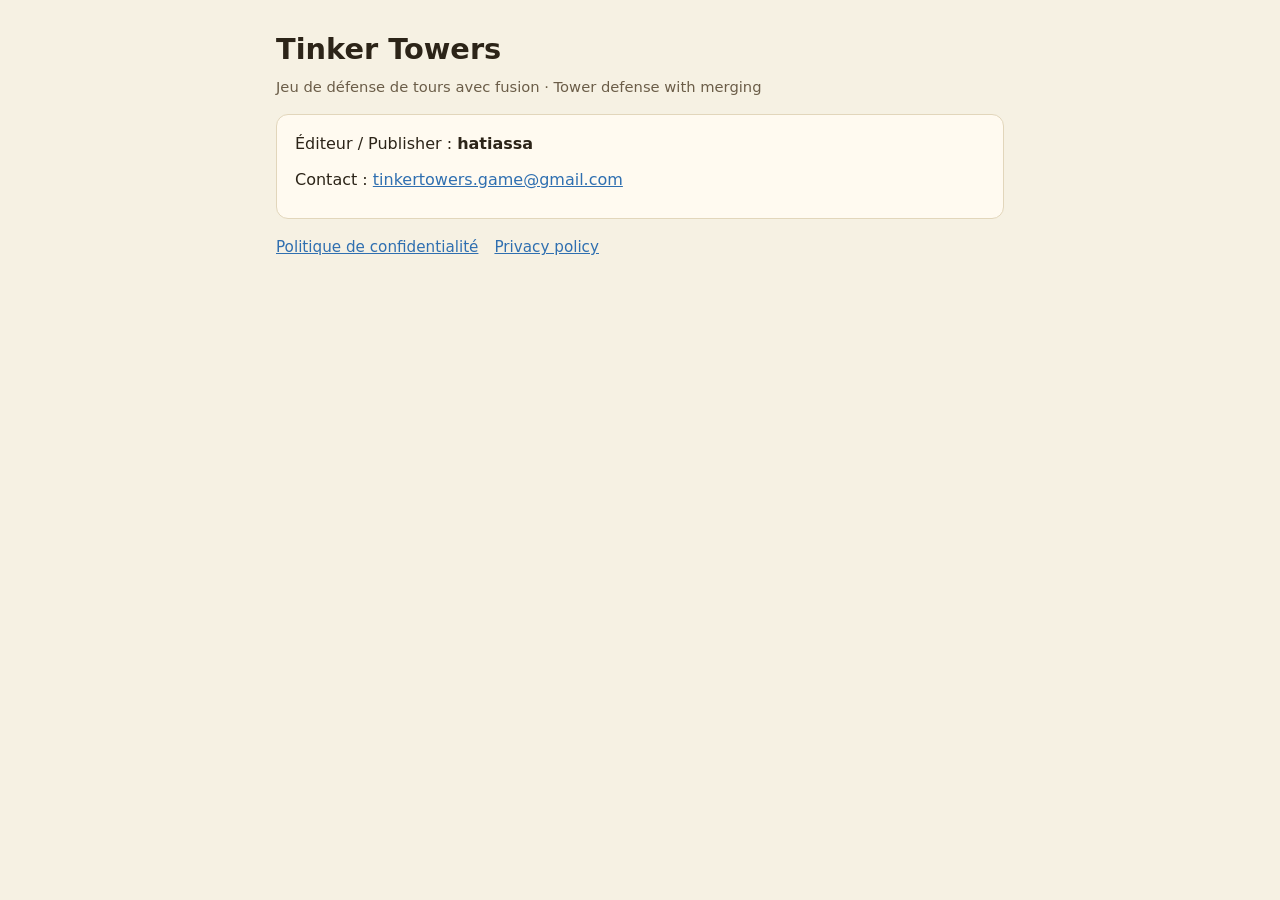
<file: index.html>
<!doctype html>
<html lang="fr">
<head>
<meta charset="utf-8">
<meta http-equiv="Content-Security-Policy" content="default-src 'none'; img-src 'self'; style-src 'self'; font-src 'self'; base-uri 'none'; form-action 'none'">
<meta name="referrer" content="no-referrer">
<meta name="viewport" content="width=device-width, initial-scale=1">
<title>Tinker Towers</title>
<link rel="stylesheet" href="style.css">
</head>
<body>
<main>
<h1>Tinker Towers</h1>
<p class="muted">Jeu de défense de tours avec fusion · Tower defense with merging</p>
<div class="card">
<p>Éditeur / Publisher : <strong>hatiassa</strong></p>
<p>Contact : <a href="mailto:tinkertowers.game@gmail.com">tinkertowers.game@gmail.com</a></p>
</div>
<nav>
<a href="confidentialite.html">Politique de confidentialité</a>
<a href="privacy.html">Privacy policy</a>
</nav>
</main>
</body>
</html>
</file>
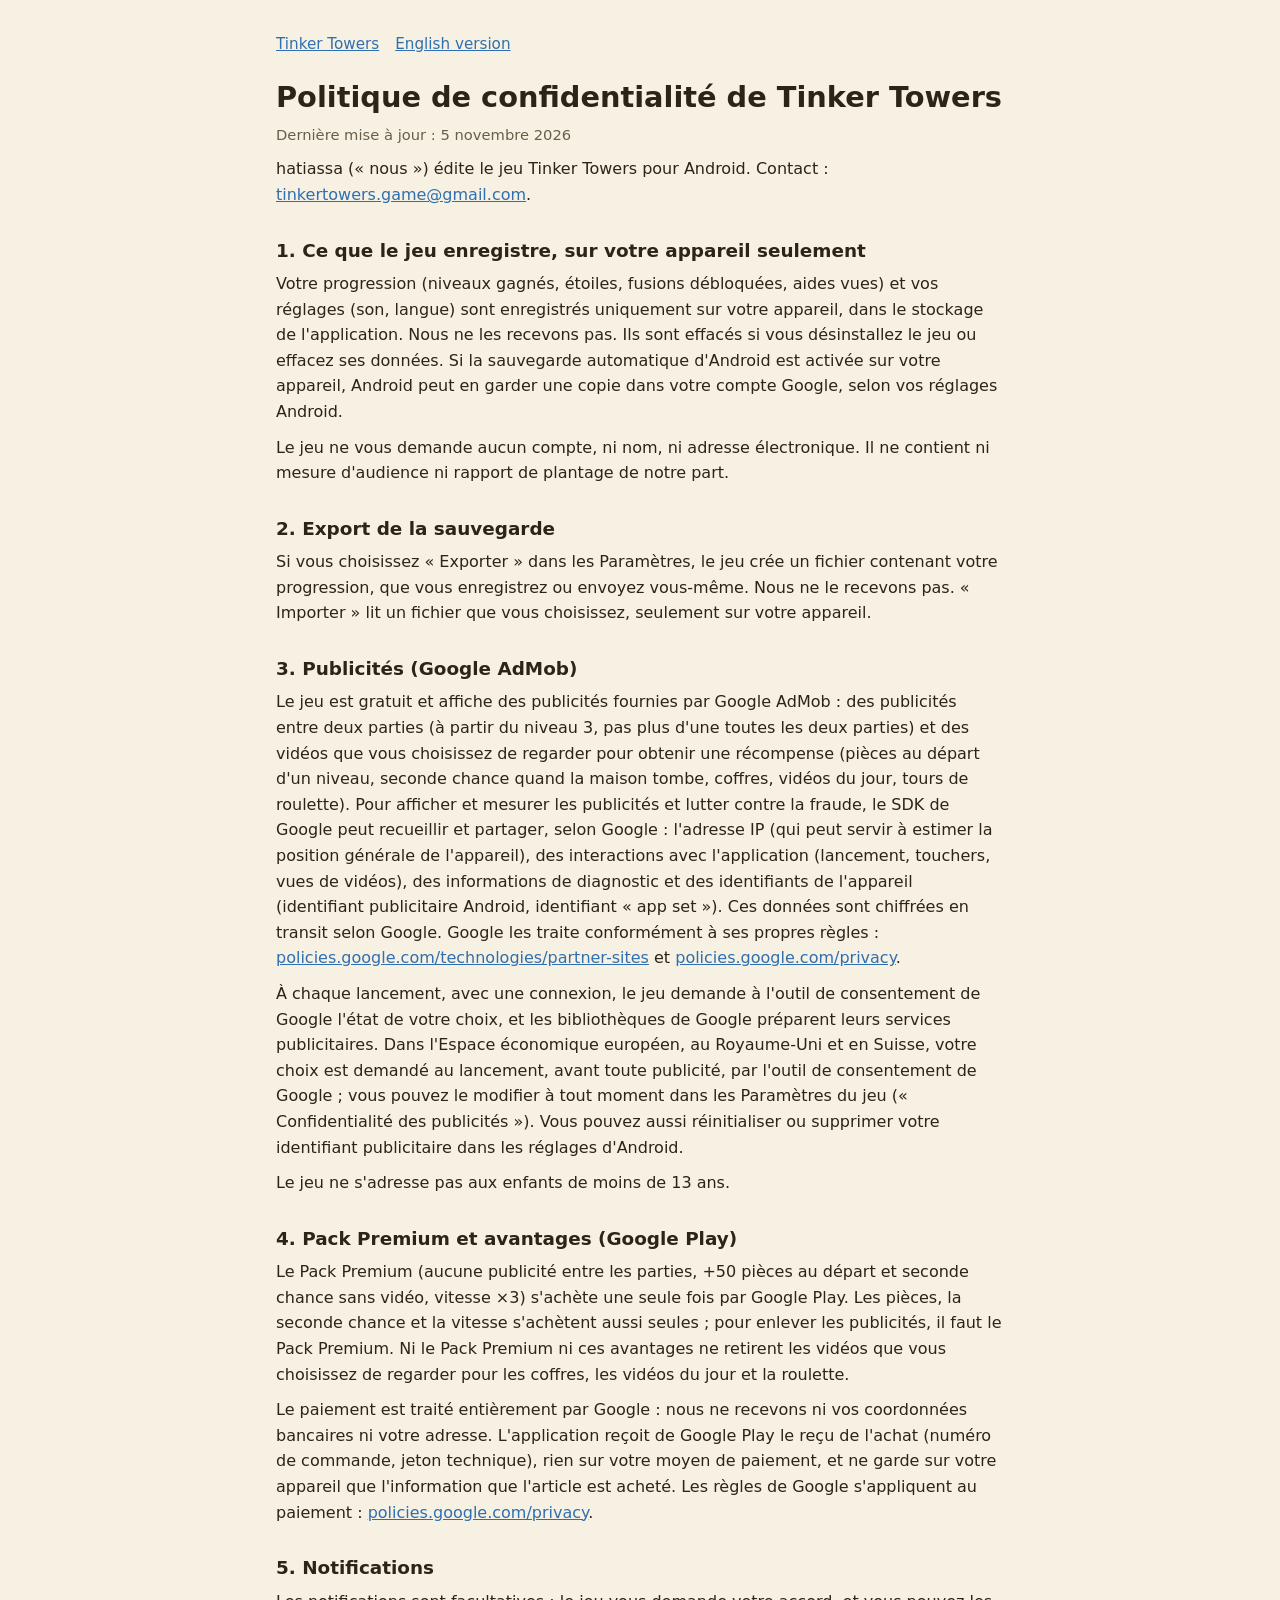
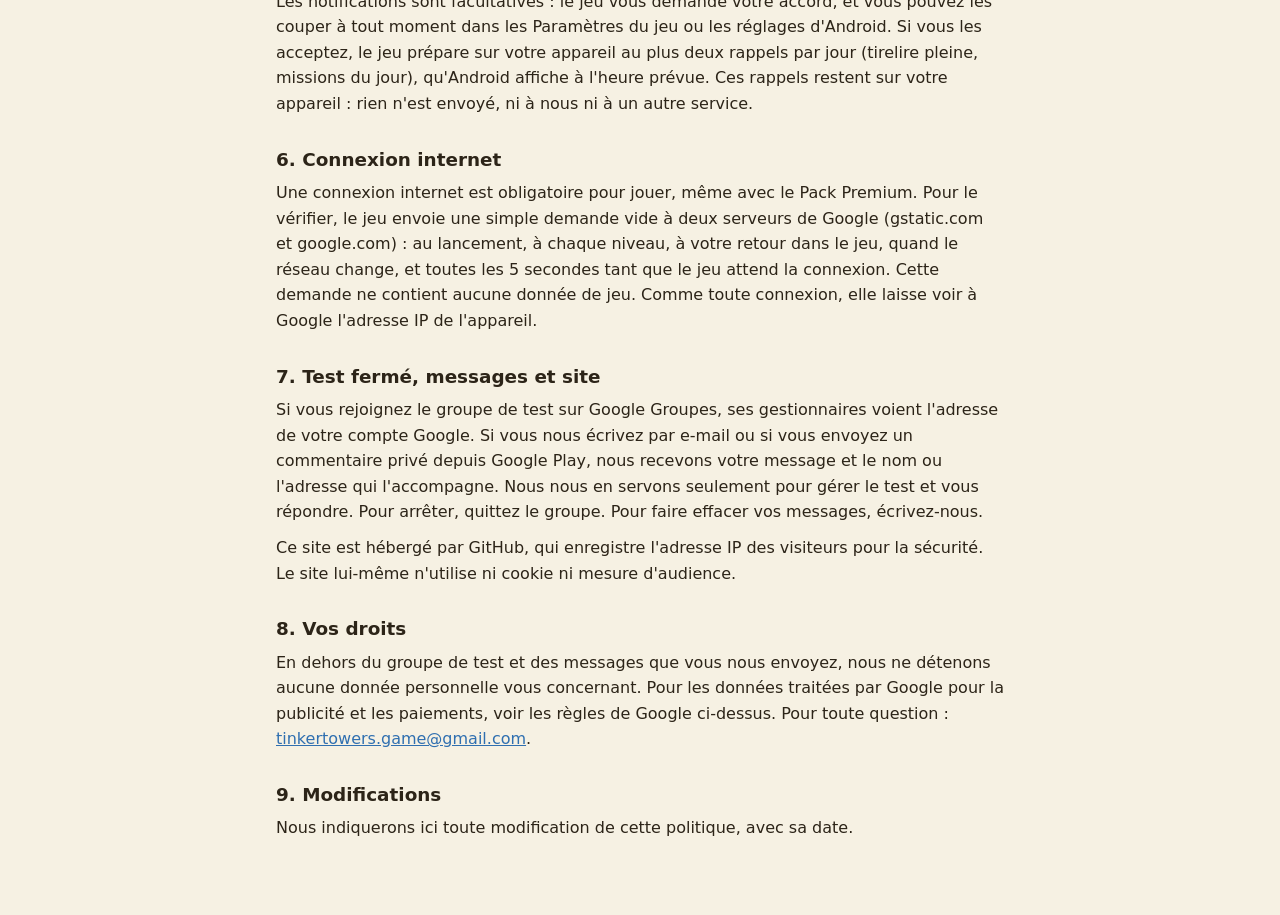
<file: confidentialite.html>
<!doctype html>
<html lang="fr">
<head>
<meta charset="utf-8">
<meta http-equiv="Content-Security-Policy" content="default-src 'none'; img-src 'self'; style-src 'self'; font-src 'self'; base-uri 'none'; form-action 'none'">
<meta name="referrer" content="no-referrer">
<meta name="viewport" content="width=device-width, initial-scale=1">
<title>Confidentialité · Tinker Towers</title>
<link rel="stylesheet" href="style.css">
</head>
<body>
<main>
<nav><a href="index.html">Tinker Towers</a><a href="privacy.html">English version</a></nav>
<h1>Politique de confidentialité de Tinker Towers</h1>
<p class="muted">Dernière mise à jour : 5 novembre 2026</p>
<p>hatiassa (« nous ») édite le jeu Tinker Towers pour Android. Contact :
<a href="mailto:tinkertowers.game@gmail.com">tinkertowers.game@gmail.com</a>.</p>

<h2>1. Ce que le jeu enregistre, sur votre appareil seulement</h2>
<p>Votre progression (niveaux gagnés, étoiles, fusions débloquées, aides vues) et vos réglages (son, langue)
sont enregistrés uniquement sur votre appareil, dans le stockage de l'application. Nous ne les recevons pas.
Ils sont effacés si vous désinstallez le jeu ou effacez ses données. Si la sauvegarde automatique d'Android
est activée sur votre appareil, Android peut en garder une copie dans votre compte Google, selon vos
réglages Android.</p>
<p>Le jeu ne vous demande aucun compte, ni nom, ni adresse électronique. Il ne contient ni mesure d'audience
ni rapport de plantage de notre part.</p>

<h2>2. Export de la sauvegarde</h2>
<p>Si vous choisissez « Exporter » dans les Paramètres, le jeu crée un fichier contenant votre progression, que
vous enregistrez ou envoyez vous-même. Nous ne le recevons pas. « Importer » lit un fichier que vous
choisissez, seulement sur votre appareil.</p>

<h2>3. Publicités (Google AdMob)</h2>
<p>Le jeu est gratuit et affiche des publicités fournies par Google AdMob : des publicités entre deux parties
(à partir du niveau 3, pas plus d'une toutes les deux parties) et des vidéos que vous choisissez de
regarder pour obtenir une récompense (pièces au départ d'un niveau, seconde chance quand la maison tombe, coffres,
vidéos du jour, tours de roulette). Pour afficher et
mesurer les publicités et lutter contre la fraude, le SDK de Google peut recueillir et partager, selon
Google : l'adresse IP (qui peut servir à estimer la position générale de l'appareil), des interactions avec
l'application (lancement, touchers, vues de vidéos), des informations de diagnostic et des identifiants de
l'appareil (identifiant publicitaire Android, identifiant « app set »). Ces données sont chiffrées en
transit selon Google. Google les traite conformément à ses propres règles :
<a href="https://policies.google.com/technologies/partner-sites">policies.google.com/technologies/partner-sites</a>
et <a href="https://policies.google.com/privacy">policies.google.com/privacy</a>.</p>
<p>À chaque lancement, avec une connexion, le jeu demande à l'outil de consentement de Google l'état de votre
choix, et les bibliothèques de Google préparent leurs services publicitaires. Dans l'Espace économique
européen, au Royaume-Uni et en Suisse, votre choix est demandé au lancement, avant toute publicité, par
l'outil de consentement de Google ; vous pouvez le modifier à tout moment dans les Paramètres du jeu
(« Confidentialité des publicités »). Vous pouvez aussi réinitialiser ou supprimer votre identifiant
publicitaire dans les réglages d'Android.</p>
<p>Le jeu ne s'adresse pas aux enfants de moins de 13 ans.</p>

<h2>4. Pack Premium et avantages (Google Play)</h2>
<p>Le Pack Premium (aucune publicité entre les parties, +50 pièces au départ et seconde chance sans vidéo, vitesse ×3)
s'achète une seule fois par Google Play. Les pièces, la seconde chance et la vitesse s'achètent aussi seules ; pour
enlever les publicités, il faut le Pack Premium. Ni le Pack Premium ni ces avantages ne retirent les vidéos que vous choisissez de regarder pour les coffres, les vidéos du jour et la roulette.</p>
<p>Le paiement est traité entièrement par Google : nous ne recevons ni vos coordonnées bancaires ni votre adresse.
L'application reçoit de Google Play le reçu de l'achat (numéro de commande, jeton technique), rien sur votre moyen de
paiement, et ne garde sur votre appareil que l'information que l'article est acheté. Les règles de Google s'appliquent au
paiement :
<a href="https://policies.google.com/privacy">policies.google.com/privacy</a>.</p>

<h2>5. Notifications</h2>
<p>Les notifications sont facultatives : le jeu vous demande votre accord, et vous pouvez les couper à tout moment
dans les Paramètres du jeu ou les réglages d'Android. Si vous les acceptez, le jeu prépare sur votre appareil au plus
deux rappels par jour (tirelire pleine, missions du jour), qu'Android affiche à l'heure prévue. Ces rappels restent
sur votre appareil : rien n'est envoyé, ni à nous ni à un autre service.</p>

<h2>6. Connexion internet</h2>
<p>Une connexion internet est obligatoire pour jouer, même avec le Pack Premium. Pour le vérifier, le jeu envoie une
simple demande vide à deux serveurs de Google (gstatic.com et google.com) : au lancement, à chaque niveau, à votre
retour dans le jeu, quand le réseau change, et toutes les 5 secondes tant que le jeu attend la connexion. Cette demande
ne contient aucune donnée de jeu. Comme toute connexion, elle laisse voir à Google l'adresse IP de l'appareil.</p>

<h2>7. Test fermé, messages et site</h2>
<p>Si vous rejoignez le groupe de test sur Google Groupes, ses gestionnaires voient l'adresse de votre compte Google. Si
vous nous écrivez par e-mail ou si vous envoyez un commentaire privé depuis Google Play, nous recevons votre message et le
nom ou l'adresse qui l'accompagne. Nous nous en servons seulement pour gérer le test et vous répondre. Pour arrêter,
quittez le groupe. Pour faire effacer vos messages, écrivez-nous.</p>
<p>Ce site est hébergé par GitHub, qui enregistre l'adresse IP des visiteurs pour la sécurité. Le site lui-même n'utilise
ni cookie ni mesure d'audience.</p>

<h2>8. Vos droits</h2>
<p>En dehors du groupe de test et des messages que vous nous envoyez, nous ne détenons aucune donnée personnelle vous
concernant. Pour les données traitées par Google pour la publicité et les paiements, voir les règles de Google ci-dessus.
Pour toute question :
<a href="mailto:tinkertowers.game@gmail.com">tinkertowers.game@gmail.com</a>.</p>

<h2>9. Modifications</h2>
<p>Nous indiquerons ici toute modification de cette politique, avec sa date.</p>
</main>
</body>
</html>
</file>
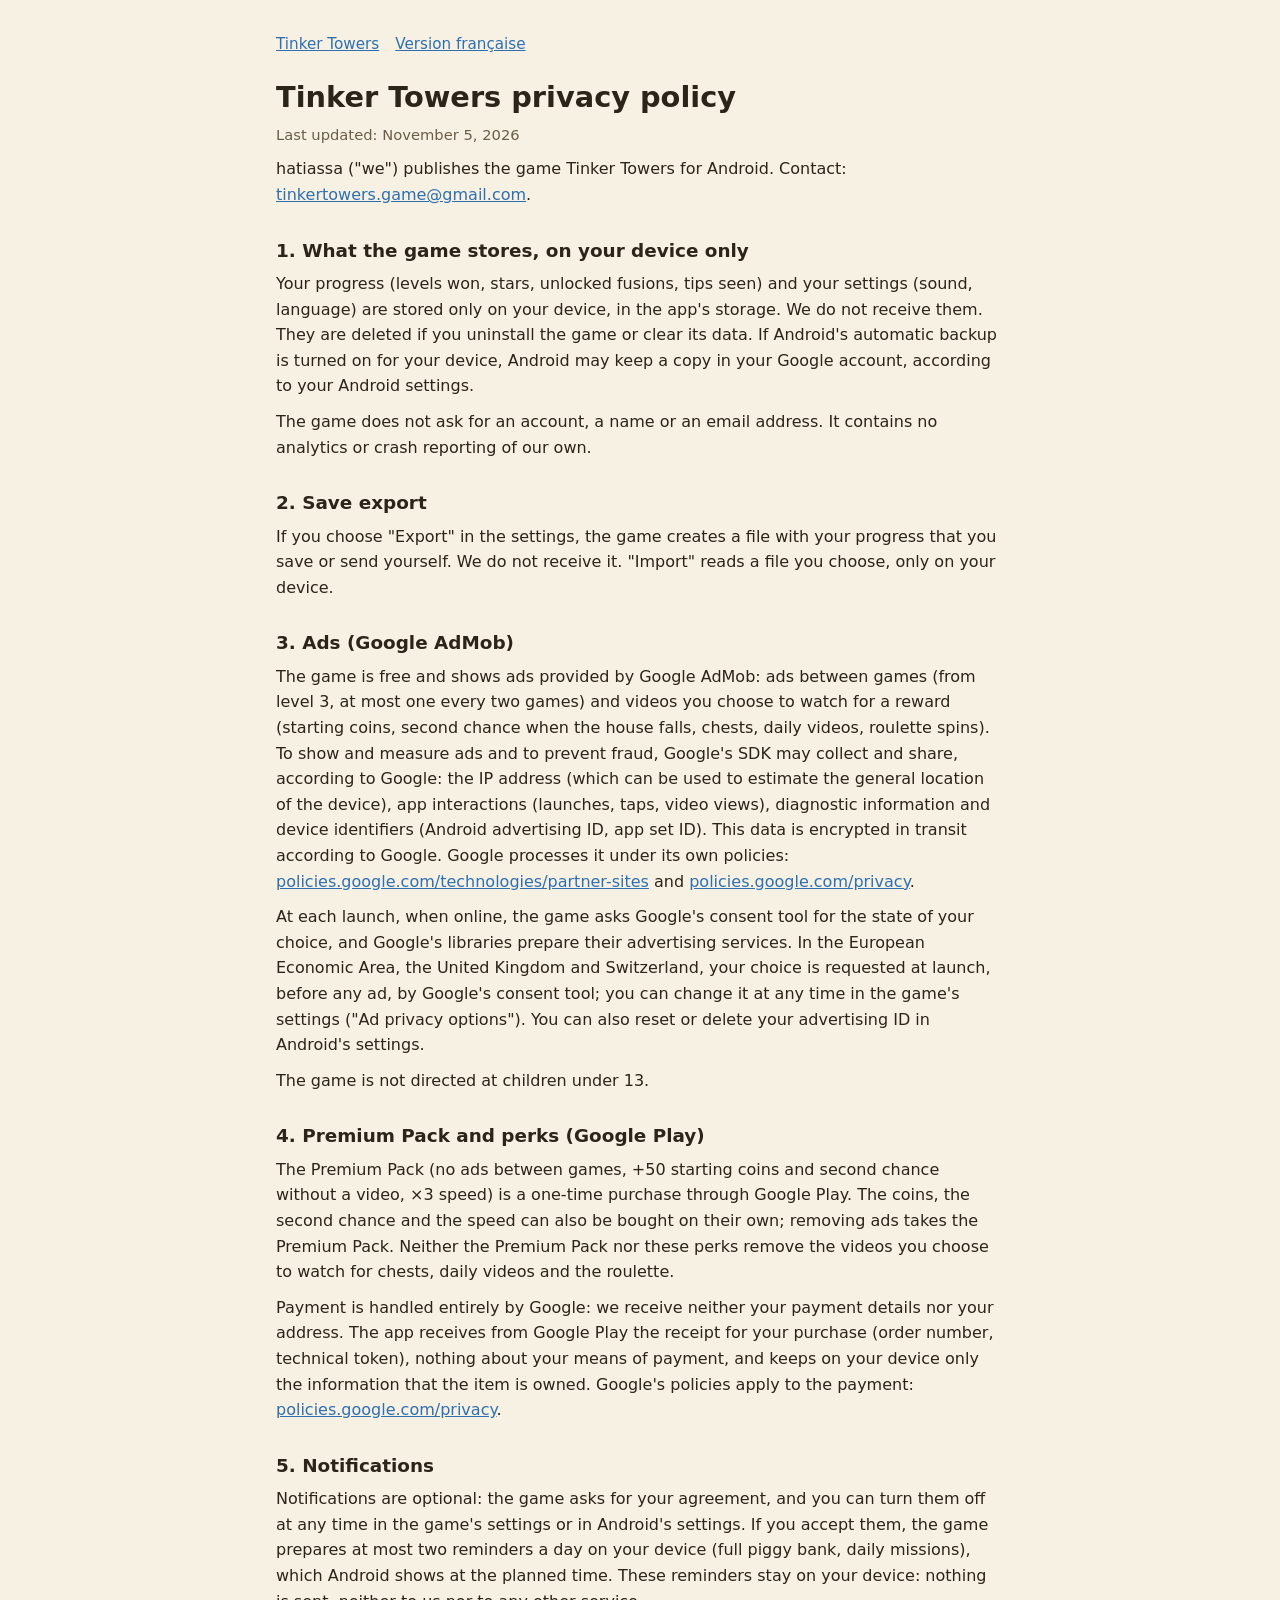
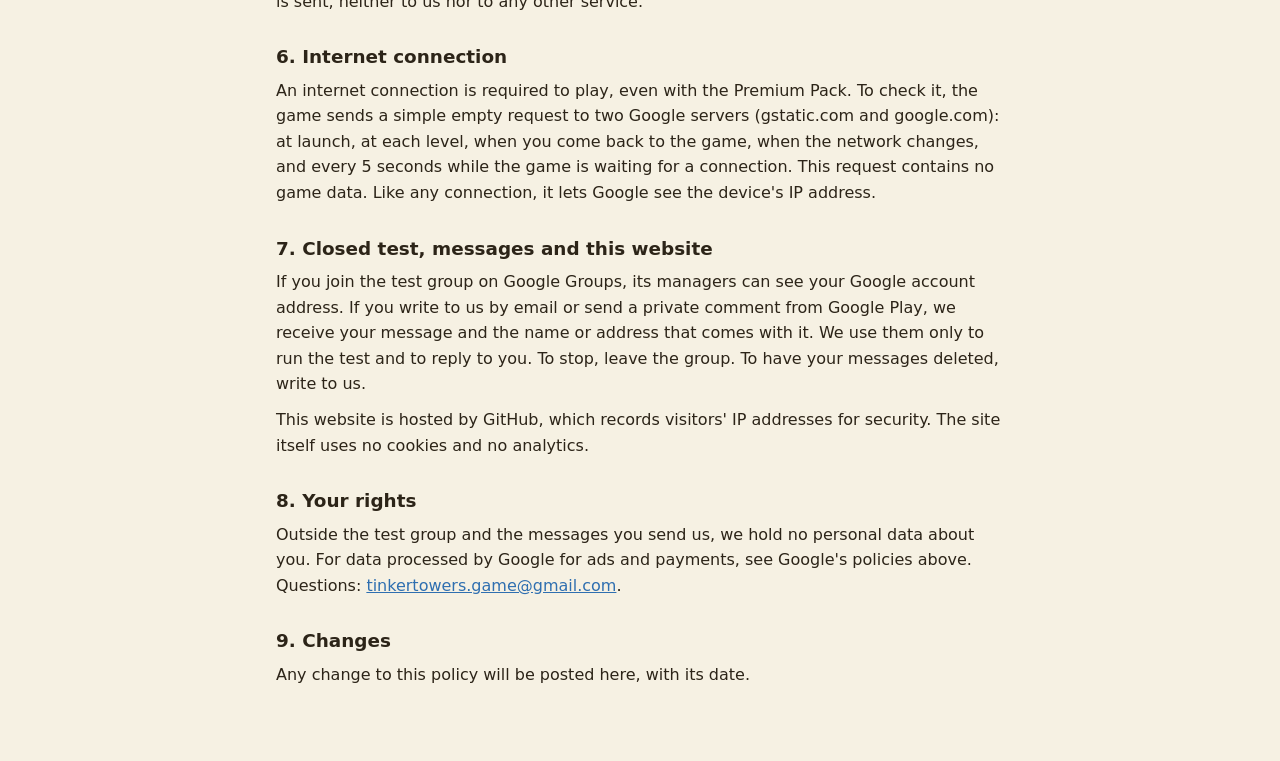
<file: privacy.html>
<!doctype html>
<html lang="en">
<head>
<meta charset="utf-8">
<meta http-equiv="Content-Security-Policy" content="default-src 'none'; img-src 'self'; style-src 'self'; font-src 'self'; base-uri 'none'; form-action 'none'">
<meta name="referrer" content="no-referrer">
<meta name="viewport" content="width=device-width, initial-scale=1">
<title>Privacy · Tinker Towers</title>
<link rel="stylesheet" href="style.css">
</head>
<body>
<main>
<nav><a href="index.html">Tinker Towers</a><a href="confidentialite.html">Version française</a></nav>
<h1>Tinker Towers privacy policy</h1>
<p class="muted">Last updated: November 5, 2026</p>
<p>hatiassa ("we") publishes the game Tinker Towers for Android. Contact:
<a href="mailto:tinkertowers.game@gmail.com">tinkertowers.game@gmail.com</a>.</p>

<h2>1. What the game stores, on your device only</h2>
<p>Your progress (levels won, stars, unlocked fusions, tips seen) and your settings (sound, language) are
stored only on your device, in the app's storage. We do not receive them. They are deleted if you uninstall
the game or clear its data. If Android's automatic backup is turned on for your device, Android may keep a
copy in your Google account, according to your Android settings.</p>
<p>The game does not ask for an account, a name or an email address. It contains no analytics or crash
reporting of our own.</p>

<h2>2. Save export</h2>
<p>If you choose "Export" in the settings, the game creates a file with your progress that you save or send
yourself. We do not receive it. "Import" reads a file you choose, only on your device.</p>

<h2>3. Ads (Google AdMob)</h2>
<p>The game is free and shows ads provided by Google AdMob: ads between games (from level 3, at most one
every two games) and videos you choose to watch for a reward (starting coins, second chance when the house falls,
chests, daily videos, roulette spins). To show and
measure ads and to prevent fraud, Google's SDK may collect and share, according to Google: the IP address
(which can be used to estimate the general location of the device), app interactions (launches, taps,
video views), diagnostic information and device identifiers (Android advertising ID, app set ID). This
data is encrypted in transit according to Google. Google processes it under its own policies:
<a href="https://policies.google.com/technologies/partner-sites">policies.google.com/technologies/partner-sites</a>
and <a href="https://policies.google.com/privacy">policies.google.com/privacy</a>.</p>
<p>At each launch, when online, the game asks Google's consent tool for the state of your choice, and
Google's libraries prepare their advertising services. In the European Economic Area, the United Kingdom
and Switzerland, your choice is requested at launch, before any ad, by Google's consent tool; you can
change it at any time in the game's settings ("Ad privacy options"). You can also reset or delete your advertising
ID in Android's settings.</p>
<p>The game is not directed at children under 13.</p>

<h2>4. Premium Pack and perks (Google Play)</h2>
<p>The Premium Pack (no ads between games, +50 starting coins and second chance without a video, ×3 speed) is a
one-time purchase through Google Play. The coins, the second chance and the speed can also be bought on their own;
removing ads takes the Premium Pack. Neither the Premium Pack nor these perks remove the videos you choose to watch for chests, daily videos and the roulette.</p>
<p>Payment is handled entirely by Google: we receive neither your payment details nor your address. The app receives
from Google Play the receipt for your purchase (order number, technical token), nothing about your means of payment, and
keeps on your device only the information that the item is owned. Google's policies apply to the payment: <a href="https://policies.google.com/privacy">policies.google.com/privacy</a>.</p>

<h2>5. Notifications</h2>
<p>Notifications are optional: the game asks for your agreement, and you can turn them off at any time in the game's
settings or in Android's settings. If you accept them, the game prepares at most two reminders a day on your device
(full piggy bank, daily missions), which Android shows at the planned time. These reminders stay on your device:
nothing is sent, neither to us nor to any other service.</p>

<h2>6. Internet connection</h2>
<p>An internet connection is required to play, even with the Premium Pack. To check it, the game sends a simple empty
request to two Google servers (gstatic.com and google.com): at launch, at each level, when you come back to the game,
when the network changes, and every 5 seconds while the game is waiting for a connection. This request contains no game
data. Like any connection, it lets Google see the device's IP address.</p>

<h2>7. Closed test, messages and this website</h2>
<p>If you join the test group on Google Groups, its managers can see your Google account address. If you write to us by
email or send a private comment from Google Play, we receive your message and the name or address that comes with it. We
use them only to run the test and to reply to you. To stop, leave the group. To have your messages deleted, write to us.</p>
<p>This website is hosted by GitHub, which records visitors' IP addresses for security. The site itself uses no cookies
and no analytics.</p>

<h2>8. Your rights</h2>
<p>Outside the test group and the messages you send us, we hold no personal data about you. For data processed by Google
for ads and payments, see Google's policies above. Questions: <a href="mailto:tinkertowers.game@gmail.com">tinkertowers.game@gmail.com</a>.</p>

<h2>9. Changes</h2>
<p>Any change to this policy will be posted here, with its date.</p>
</main>
</body>
</html>
</file>
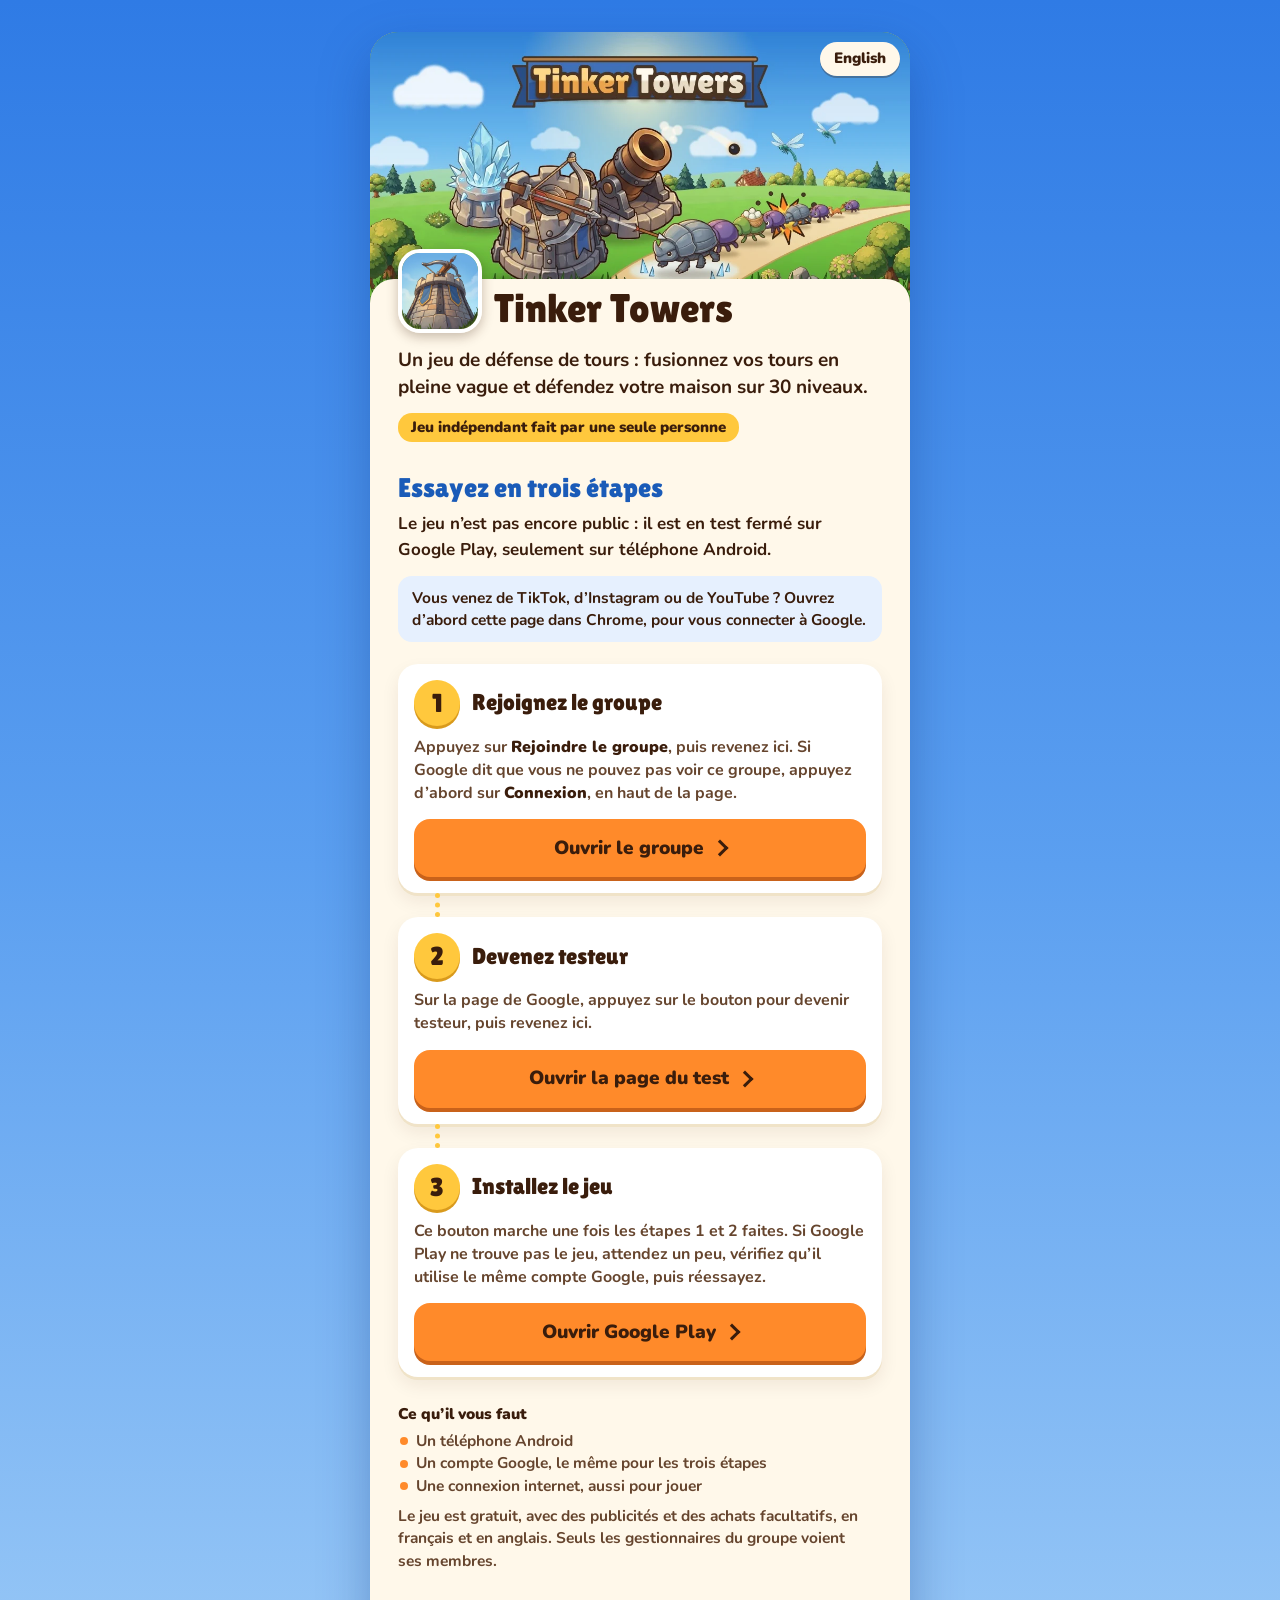
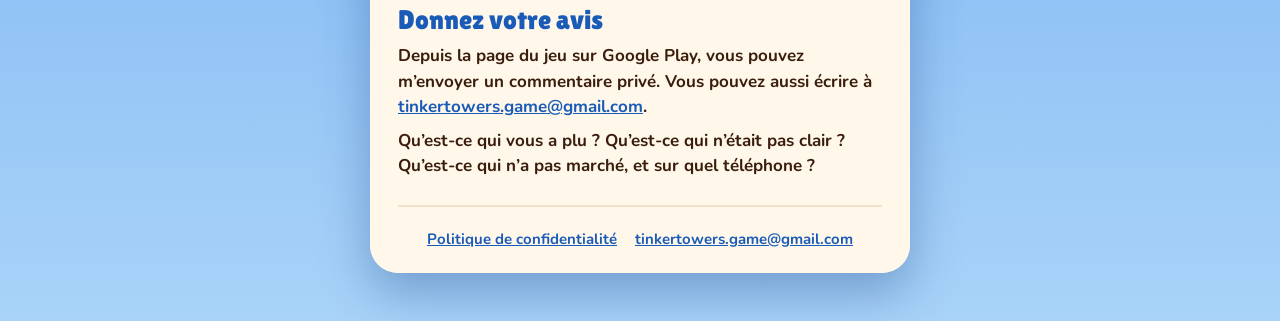
<file: test-fr.html>
<!doctype html>
<html lang="fr">
<head>
<meta charset="utf-8">
<meta http-equiv="Content-Security-Policy" content="default-src 'none'; img-src 'self'; style-src 'self'; font-src 'self'; base-uri 'none'; form-action 'none'">
<meta name="referrer" content="no-referrer">
<meta name="viewport" content="width=device-width, initial-scale=1">
<title>Essayez Tinker Towers : rejoignez le test sur Android</title>
<meta name="description" content="Tinker Towers est un jeu de défense de tours pour Android où vous fusionnez vos tours en pleine vague. Rejoignez le test fermé sur Google Play en trois étapes.">
<meta name="theme-color" content="#2f7be5">
<link rel="canonical" href="https://hatiassa.github.io/test-fr.html">
<link rel="alternate" hreflang="en" href="https://hatiassa.github.io/test.html">
<link rel="alternate" hreflang="fr" href="https://hatiassa.github.io/test-fr.html">
<meta property="og:type" content="website">
<meta property="og:site_name" content="Tinker Towers">
<meta property="og:title" content="Essayez Tinker Towers : rejoignez le test sur Android">
<meta property="og:description" content="Un jeu de défense de tours où vous fusionnez vos tours en pleine vague. Rejoignez le test fermé sur Google Play en trois étapes.">
<meta property="og:url" content="https://hatiassa.github.io/test-fr.html">
<meta property="og:image" content="https://hatiassa.github.io/test/presentation.jpg">
<meta property="og:image:width" content="1024">
<meta property="og:image:height" content="500">
<meta property="og:image:alt" content="Logo Tinker Towers au-dessus d’une Baliste, d’une Bombarde et d’une tour de Givre face à une horde de créatures sur un chemin">
<meta property="og:locale" content="fr_FR">
<meta property="og:locale:alternate" content="en_US">
<meta name="twitter:card" content="summary_large_image">
<link rel="icon" type="image/webp" href="test/icone.webp">
<link rel="stylesheet" href="test/test.css">
</head>
<body>
<div class="page">
  <div class="haut">
    <picture>
      <source srcset="test/presentation.webp" type="image/webp">
      <img src="test/presentation.jpg" width="1024" height="500" alt="Logo Tinker Towers au-dessus d’une Baliste, d’une Bombarde et d’une tour de Givre face à une horde de créatures sur un chemin">
    </picture>
    <a class="langue" href="test.html" hreflang="en" lang="en">English</a>
  </div>

  <main class="feuille">
    <header class="jeu">
      <img class="icone" src="test/icone.webp" width="84" height="84" alt="">
      <h1>Tinker Towers</h1>
    </header>
    <p class="accroche">Un jeu de défense de tours&nbsp;: fusionnez vos tours en pleine vague et défendez votre maison sur 30&nbsp;niveaux.</p>
    <p class="seul">Jeu indépendant fait par une seule personne</p>

    <section class="essai">
      <h2>Essayez en trois étapes</h2>
      <p>Le jeu n’est pas encore public&nbsp;: il est en test fermé sur Google Play, seulement sur téléphone Android.</p>
      <p class="astuce">Vous venez de TikTok, d’Instagram ou de YouTube&nbsp;? Ouvrez d’abord cette page dans Chrome, pour vous connecter à Google.</p>

      <ol class="etapes">
        <li>
          <h3>Rejoignez le groupe</h3>
          <p>Appuyez sur <b>Rejoindre le groupe</b>, puis revenez ici. Si Google dit que vous ne pouvez pas voir ce groupe, appuyez d’abord sur <b>Connexion</b>, en haut de la page.</p>
          <a class="bouton" href="https://groups.google.com/g/tinker-towers-testers?hl=fr">Ouvrir le groupe</a>
        </li>
        <li>
          <h3>Devenez testeur</h3>
          <p>Sur la page de Google, appuyez sur le bouton pour devenir testeur, puis revenez ici.</p>
          <a class="bouton" href="https://play.google.com/apps/testing/io.github.hatiassa.tinkertowers?hl=fr">Ouvrir la page du test</a>
        </li>
        <li>
          <h3>Installez le jeu</h3>
          <p>Ce bouton marche une fois les étapes 1 et 2 faites. Si Google Play ne trouve pas le jeu, attendez un peu, vérifiez qu’il utilise le même compte Google, puis réessayez.</p>
          <a class="bouton" href="https://play.google.com/store/apps/details?id=io.github.hatiassa.tinkertowers&amp;hl=fr">Ouvrir Google Play</a>
        </li>
      </ol>
    </section>

    <section class="note">
      <h2>Ce qu’il vous faut</h2>
      <ul>
        <li>Un téléphone Android</li>
        <li>Un compte Google, le même pour les trois étapes</li>
        <li>Une connexion internet, aussi pour jouer</li>
      </ul>
      <p>Le jeu est gratuit, avec des publicités et des achats facultatifs, en français et en anglais. Seuls les gestionnaires du groupe voient ses membres.</p>
    </section>

    <section class="avis">
      <h2>Donnez votre avis</h2>
      <p>Depuis la page du jeu sur Google Play, vous pouvez m’envoyer un commentaire privé. Vous pouvez aussi écrire à <a class="courriel" href="mailto:tinkertowers.game@gmail.com">tinkertowers.game@gmail.com</a>.</p>
      <p>Qu’est-ce qui vous a plu&nbsp;? Qu’est-ce qui n’était pas clair&nbsp;? Qu’est-ce qui n’a pas marché, et sur quel téléphone&nbsp;?</p>
    </section>

    <footer class="bas">
      <a href="confidentialite.html">Politique de confidentialité</a>
      <a class="courriel" href="mailto:tinkertowers.game@gmail.com">tinkertowers.game@gmail.com</a>
    </footer>
  </main>
</div>
</body>
</html>
</file>
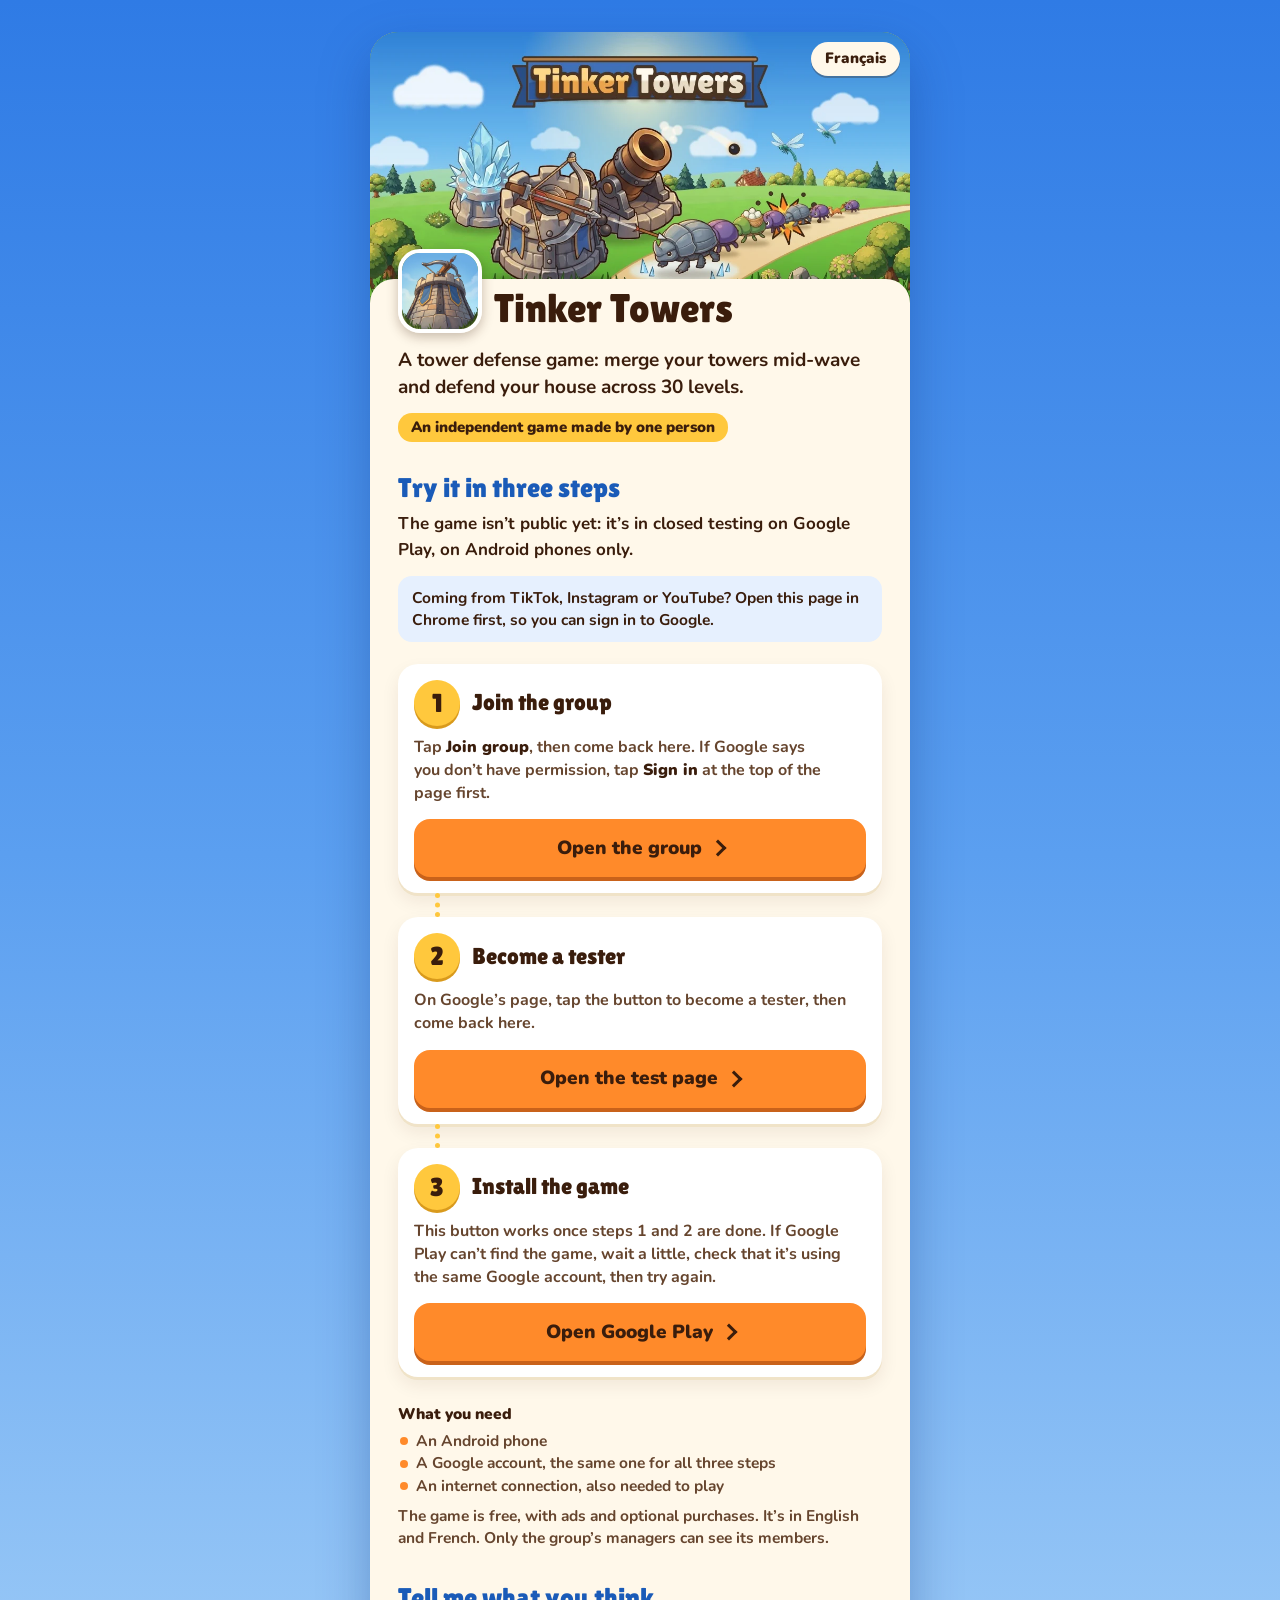
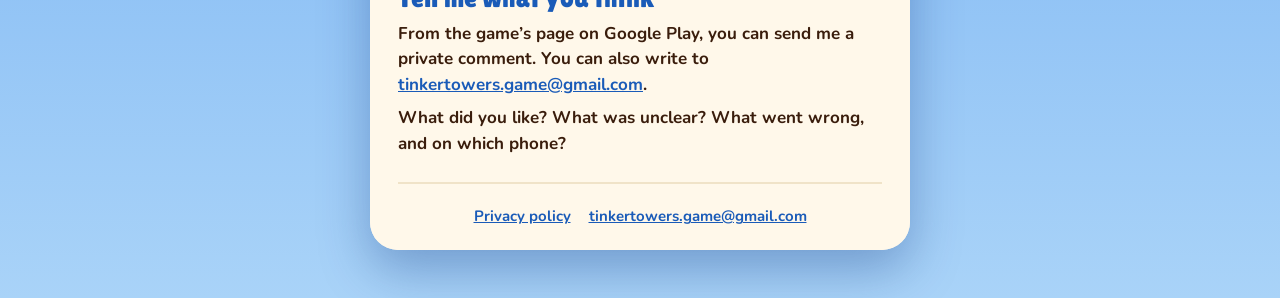
<file: test.html>
<!doctype html>
<html lang="en">
<head>
<meta charset="utf-8">
<meta http-equiv="Content-Security-Policy" content="default-src 'none'; img-src 'self'; style-src 'self'; font-src 'self'; base-uri 'none'; form-action 'none'">
<meta name="referrer" content="no-referrer">
<meta name="viewport" content="width=device-width, initial-scale=1">
<title>Try Tinker Towers: join the Android test</title>
<meta name="description" content="Tinker Towers is a tower defense game for Android where you merge your towers mid-wave. Join the closed test on Google Play in three steps.">
<meta name="theme-color" content="#2f7be5">
<link rel="canonical" href="https://hatiassa.github.io/test.html">
<link rel="alternate" hreflang="en" href="https://hatiassa.github.io/test.html">
<link rel="alternate" hreflang="fr" href="https://hatiassa.github.io/test-fr.html">
<meta property="og:type" content="website">
<meta property="og:site_name" content="Tinker Towers">
<meta property="og:title" content="Try Tinker Towers: join the Android test">
<meta property="og:description" content="A tower defense game where you merge your towers mid-wave. Join the closed test on Google Play in three steps.">
<meta property="og:url" content="https://hatiassa.github.io/test.html">
<meta property="og:image" content="https://hatiassa.github.io/test/presentation.jpg">
<meta property="og:image:width" content="1024">
<meta property="og:image:height" content="500">
<meta property="og:image:alt" content="Tinker Towers logo above a Ballista, a Mortar and a Frost tower facing a horde of creatures on a valley road">
<meta property="og:locale" content="en_US">
<meta property="og:locale:alternate" content="fr_FR">
<meta name="twitter:card" content="summary_large_image">
<link rel="icon" type="image/webp" href="test/icone.webp">
<link rel="stylesheet" href="test/test.css">
</head>
<body>
<div class="page">
  <div class="haut">
    <picture>
      <source srcset="test/presentation.webp" type="image/webp">
      <img src="test/presentation.jpg" width="1024" height="500" alt="Tinker Towers logo above a Ballista, a Mortar and a Frost tower facing a horde of creatures on a valley road">
    </picture>
    <a class="langue" href="test-fr.html" hreflang="fr" lang="fr">Français</a>
  </div>

  <main class="feuille">
    <header class="jeu">
      <img class="icone" src="test/icone.webp" width="84" height="84" alt="">
      <h1>Tinker Towers</h1>
    </header>
    <p class="accroche">A tower defense game: merge your towers mid-wave and defend your house across 30&nbsp;levels.</p>
    <p class="seul">An independent game made by one person</p>

    <section class="essai">
      <h2>Try it in three steps</h2>
      <p>The game isn’t public yet: it’s in closed testing on Google Play, on Android phones only.</p>
      <p class="astuce">Coming from TikTok, Instagram or YouTube? Open this page in Chrome first, so you can sign in to Google.</p>

      <ol class="etapes">
        <li>
          <h3>Join the group</h3>
          <p>Tap <b>Join group</b>, then come back here. If Google says you don’t have permission, tap <b>Sign in</b> at the top of the page first.</p>
          <a class="bouton" href="https://groups.google.com/g/tinker-towers-testers?hl=en">Open the group</a>
        </li>
        <li>
          <h3>Become a tester</h3>
          <p>On Google’s page, tap the button to become a tester, then come back here.</p>
          <a class="bouton" href="https://play.google.com/apps/testing/io.github.hatiassa.tinkertowers?hl=en">Open the test page</a>
        </li>
        <li>
          <h3>Install the game</h3>
          <p>This button works once steps 1 and 2 are done. If Google Play can’t find the game, wait a little, check that it’s using the same Google account, then try again.</p>
          <a class="bouton" href="https://play.google.com/store/apps/details?id=io.github.hatiassa.tinkertowers&amp;hl=en">Open Google Play</a>
        </li>
      </ol>
    </section>

    <section class="note">
      <h2>What you need</h2>
      <ul>
        <li>An Android phone</li>
        <li>A Google account, the same one for all three steps</li>
        <li>An internet connection, also needed to play</li>
      </ul>
      <p>The game is free, with ads and optional purchases. It’s in English and French. Only the group’s managers can see its members.</p>
    </section>

    <section class="avis">
      <h2>Tell me what you think</h2>
      <p>From the game’s page on Google Play, you can send me a private comment. You can also write to <a class="courriel" href="mailto:tinkertowers.game@gmail.com">tinkertowers.game@gmail.com</a>.</p>
      <p>What did you like? What was unclear? What went wrong, and on which phone?</p>
    </section>

    <footer class="bas">
      <a href="privacy.html">Privacy policy</a>
      <a class="courriel" href="mailto:tinkertowers.game@gmail.com">tinkertowers.game@gmail.com</a>
    </footer>
  </main>
</div>
</body>
</html>
</file>
<file: style.css>
:root{--bg:#f6f1e3;--ink:#2c2418;--muted:#6b5d48;--accent:#2f6fb0;--card:#fffaf0;--line:#e2d6bb}
@media (prefers-color-scheme:dark){:root{--bg:#1b1a17;--ink:#ece6d8;--muted:#b3a88f;--accent:#7fb1e8;--card:#24221e;--line:#3b372f}}
*{box-sizing:border-box}
body{margin:0;background:var(--bg);color:var(--ink);font:16px/1.6 system-ui,-apple-system,"Segoe UI",Roboto,sans-serif}
main{max-width:760px;margin:0 auto;padding:32px 16px 64px}
h1{font-size:1.8rem;line-height:1.2;margin:0 0 8px}
h2{font-size:1.15rem;margin:28px 0 6px}
p,li{margin:0 0 10px}
a{color:var(--accent)}
.muted{color:var(--muted);font-size:.92rem}
.card{background:var(--card);border:1px solid var(--line);border-radius:12px;padding:16px 18px;margin:16px 0}
nav{display:flex;gap:16px;flex-wrap:wrap;margin:0 0 24px;font-size:.95rem}
hr{border:0;border-top:1px solid var(--line);margin:40px 0}
</file>
<file: test/test.css>
/* Page du test fermé de Tinker Towers : test.html (anglais) et test-fr.html (français).
   HTML et CSS seuls : aucun script, aucune ressource externe, aucun outil de mesure.
   Polices sous licence SIL Open Font License 1.1 : fonts/OFL-lilita-one.txt, fonts/OFL-nunito.txt. */

@font-face {
  font-family: "Lilita One";
  font-weight: 400;
  font-display: swap;
  src: url(fonts/lilita-one-latin-400-normal.woff2) format("woff2");
}
@font-face {
  font-family: Nunito;
  font-weight: 700;
  font-display: swap;
  src: url(fonts/nunito-latin-700-normal.woff2) format("woff2");
}
@font-face {
  font-family: Nunito;
  font-weight: 900;
  font-display: swap;
  src: url(fonts/nunito-latin-900-normal.woff2) format("woff2");
}

:root {
  --bleu: #2f7be5;
  --bleu-fonce: #1a5bb8;
  --bleu-pale: #e6f0fe;
  --orange: #ff8a2a;
  --orange-fonce: #c9621a;
  --or: #ffc83d;
  --or-fonce: #d99a1c;
  --encre: #3a1d0c;
  --encre-douce: #66452e;
  --creme: #fff8ea;
  --trait: #f0e3c8;
  --titres: "Lilita One", "Trebuchet MS", sans-serif;
  color-scheme: only light;
}

* {
  box-sizing: border-box;
}

html {
  background: var(--bleu);
  -webkit-text-size-adjust: 100%;
  text-size-adjust: 100%;
}

body {
  margin: 0;
  color: var(--encre);
  font: 700 17px/1.5 Nunito, "Segoe UI", Roboto, sans-serif;
}

a {
  color: var(--bleu-fonce);
}

a:focus-visible {
  outline: 3px solid var(--encre);
  outline-offset: 3px;
  border-radius: 6px;
}

h1,
h2,
h3 {
  margin: 0;
  font-family: var(--titres);
  font-weight: 400;
  line-height: 1.15;
  text-wrap: balance;
}

p {
  margin: 0;
  text-wrap: pretty;
}

b {
  font-weight: 900;
}

/* Une seule colonne, du téléphone à l'ordinateur. */
.page {
  margin: 0 auto;
}

/* Image de présentation et choix de la langue. La bande verte sous l'image, de la couleur de l'herbe, comble les coins arrondis
   de la feuille. */
.haut {
  position: relative;
  padding-bottom: 16px;
  background: #4a812a;
}

.haut > picture img {
  display: block;
  width: 100%;
  height: auto;
}

.langue {
  position: absolute;
  top: 8px;
  right: 8px;
  padding: 6px 11px;
  border-radius: 999px;
  background: var(--creme);
  color: var(--encre);
  font-size: 14px;
  font-weight: 900;
  line-height: 1.3;
  text-decoration: none;
  box-shadow: 0 2px 0 rgba(58, 29, 12, 0.3);
}

/* Agrandit la zone de toucher à 48 px sans grossir la pastille. */
.langue::after {
  content: "";
  position: absolute;
  inset: -9px -6px;
}

/* Feuille crème, posée sur le bas de l'image sans couper les créatures. */
.feuille {
  position: relative;
  margin-top: calc(-16px - 3%);
  padding: 0 18px 8px;
  border-radius: 24px 24px 0 0;
  background: var(--creme);
}

.jeu {
  display: flex;
  align-items: flex-end;
  gap: 12px;
}

.icone {
  flex: none;
  display: block;
  width: 84px;
  height: 84px;
  margin-top: -30px;
  border: 4px solid #fff;
  border-radius: 22px;
  box-shadow: 0 4px 12px rgba(58, 29, 12, 0.28);
}

h1 {
  font-size: clamp(29px, 9.4vw, 38px);
  padding-bottom: 2px;
}

.accroche {
  margin-top: 14px;
  font-size: 19px;
  line-height: 1.4;
}

.seul {
  display: inline-block;
  margin-top: 12px;
  padding: 5px 13px;
  border-radius: 14px;
  background: var(--or);
  font-size: 15px;
  font-weight: 900;
  line-height: 1.3;
}

/* Sections. */
h2 {
  color: var(--bleu-fonce);
  font-size: clamp(24px, 7vw, 27px);
}

.essai {
  margin-top: 30px;
}

.essai > p {
  margin-top: 8px;
}

.astuce {
  margin-top: 14px !important;
  padding: 11px 14px;
  border-radius: 14px;
  background: var(--bleu-pale);
  font-size: 15.5px;
  line-height: 1.4;
}

/* Les trois étapes, reliées comme les niveaux sur la carte du jeu. */
.etapes {
  counter-reset: etape;
  display: grid;
  gap: 24px;
  margin: 22px 0 0;
  padding: 0;
  list-style: none;
}

.etapes > li {
  counter-increment: etape;
  position: relative;
  display: grid;
  grid-template-columns: 46px minmax(0, 1fr);
  align-items: center;
  column-gap: 12px;
  padding: 16px;
  border-radius: 20px;
  background: #fff;
  box-shadow: 0 3px 0 var(--trait), 0 8px 18px rgba(58, 29, 12, 0.08);
}

.etapes > li::before {
  content: counter(etape);
  width: 46px;
  height: 46px;
  border-radius: 50%;
  background: var(--or);
  box-shadow: 0 3px 0 var(--or-fonce);
  font: 400 26px/46px var(--titres);
  text-align: center;
}

.etapes > li:not(:last-child)::after {
  content: "";
  position: absolute;
  left: 37px;
  bottom: -24px;
  height: 24px;
  border-left: 5px dotted var(--or);
}

h3 {
  font-size: 23px;
}

.etapes p {
  grid-column: 1 / -1;
  margin-top: 10px;
  font-size: 16px;
  line-height: 1.45;
  color: var(--encre-douce);
}

.etapes b {
  color: var(--encre);
}

/* Les grands boutons. */
.bouton {
  grid-column: 1 / -1;
  display: flex;
  align-items: center;
  justify-content: center;
  gap: 10px;
  min-height: 58px;
  margin-top: 14px;
  padding: 12px 18px;
  border-radius: 16px;
  background: var(--orange);
  box-shadow: 0 4px 0 var(--orange-fonce);
  color: var(--encre);
  font-size: clamp(17px, 4.9vw, 19px);
  font-weight: 900;
  line-height: 1.2;
  text-align: center;
  text-decoration: none;
}

.bouton::after {
  content: "";
  flex: none;
  width: 9px;
  height: 9px;
  border-top: 3px solid currentColor;
  border-right: 3px solid currentColor;
  transform: rotate(45deg);
}

.bouton:active {
  transform: translateY(3px);
  box-shadow: 0 1px 0 var(--orange-fonce);
}

@media (hover: hover) {
  .bouton:hover {
    background: #ff9a45;
  }
}

/* Petite note. */
.note {
  margin-top: 26px;
  font-size: 15.5px;
  line-height: 1.45;
  color: var(--encre-douce);
}

.note h2 {
  color: var(--encre);
  font-family: Nunito, "Segoe UI", Roboto, sans-serif;
  font-size: 15.5px;
  font-weight: 900;
  line-height: 1.45;
}

.note ul {
  margin: 4px 0 8px;
  padding: 0;
  list-style: none;
}

.note li {
  position: relative;
  padding-left: 18px;
}

.note li::before {
  content: "";
  position: absolute;
  left: 2px;
  top: 0.5em;
  width: 8px;
  height: 8px;
  border-radius: 50%;
  background: var(--orange);
}

/* Avis. */
.avis {
  margin-top: 32px;
}

.avis p {
  margin-top: 8px;
}

.courriel {
  overflow-wrap: anywhere;
}

/* Pied de page. */
.bas {
  display: flex;
  flex-wrap: wrap;
  justify-content: center;
  gap: 0 18px;
  margin-top: 26px;
  padding-top: 8px;
  border-top: 2px solid var(--trait);
  font-size: 15px;
}

.bas a {
  display: inline-flex;
  align-items: center;
  min-height: 48px;
}

/* Très petits téléphones : la pastille de langue ne touche pas le logo. */
@media (max-width: 349px) {
  .langue {
    top: 6px;
    right: 6px;
    padding: 6px 9px;
    font-size: 13px;
  }

  .langue::after {
    inset: -10px -6px;
  }

  .icone {
    width: 72px;
    height: 72px;
    border-radius: 18px;
  }
}

@media (min-width: 420px) {
  .langue {
    top: 10px;
    right: 10px;
    padding: 7px 14px;
    font-size: 15px;
  }

  .langue::after {
    inset: -7px -6px;
  }
}

/* Ordinateur : la même colonne, posée sur le ciel. */
@media (min-width: 600px) {
  html {
    background: linear-gradient(180deg, #2f7be5 0, #5b9ff0 45%, #a9d3f8 100%) no-repeat;
    background-color: #a9d3f8;
  }

  body {
    padding: 32px 0 48px;
  }

  .page {
    overflow: hidden;
    max-width: 540px;
    border-radius: 28px;
    background: var(--creme);
    box-shadow: 0 20px 50px rgba(16, 58, 128, 0.35);
  }

  .feuille {
    padding: 0 28px 10px;
  }

  h1 {
    font-size: 40px;
  }
}
</file>
